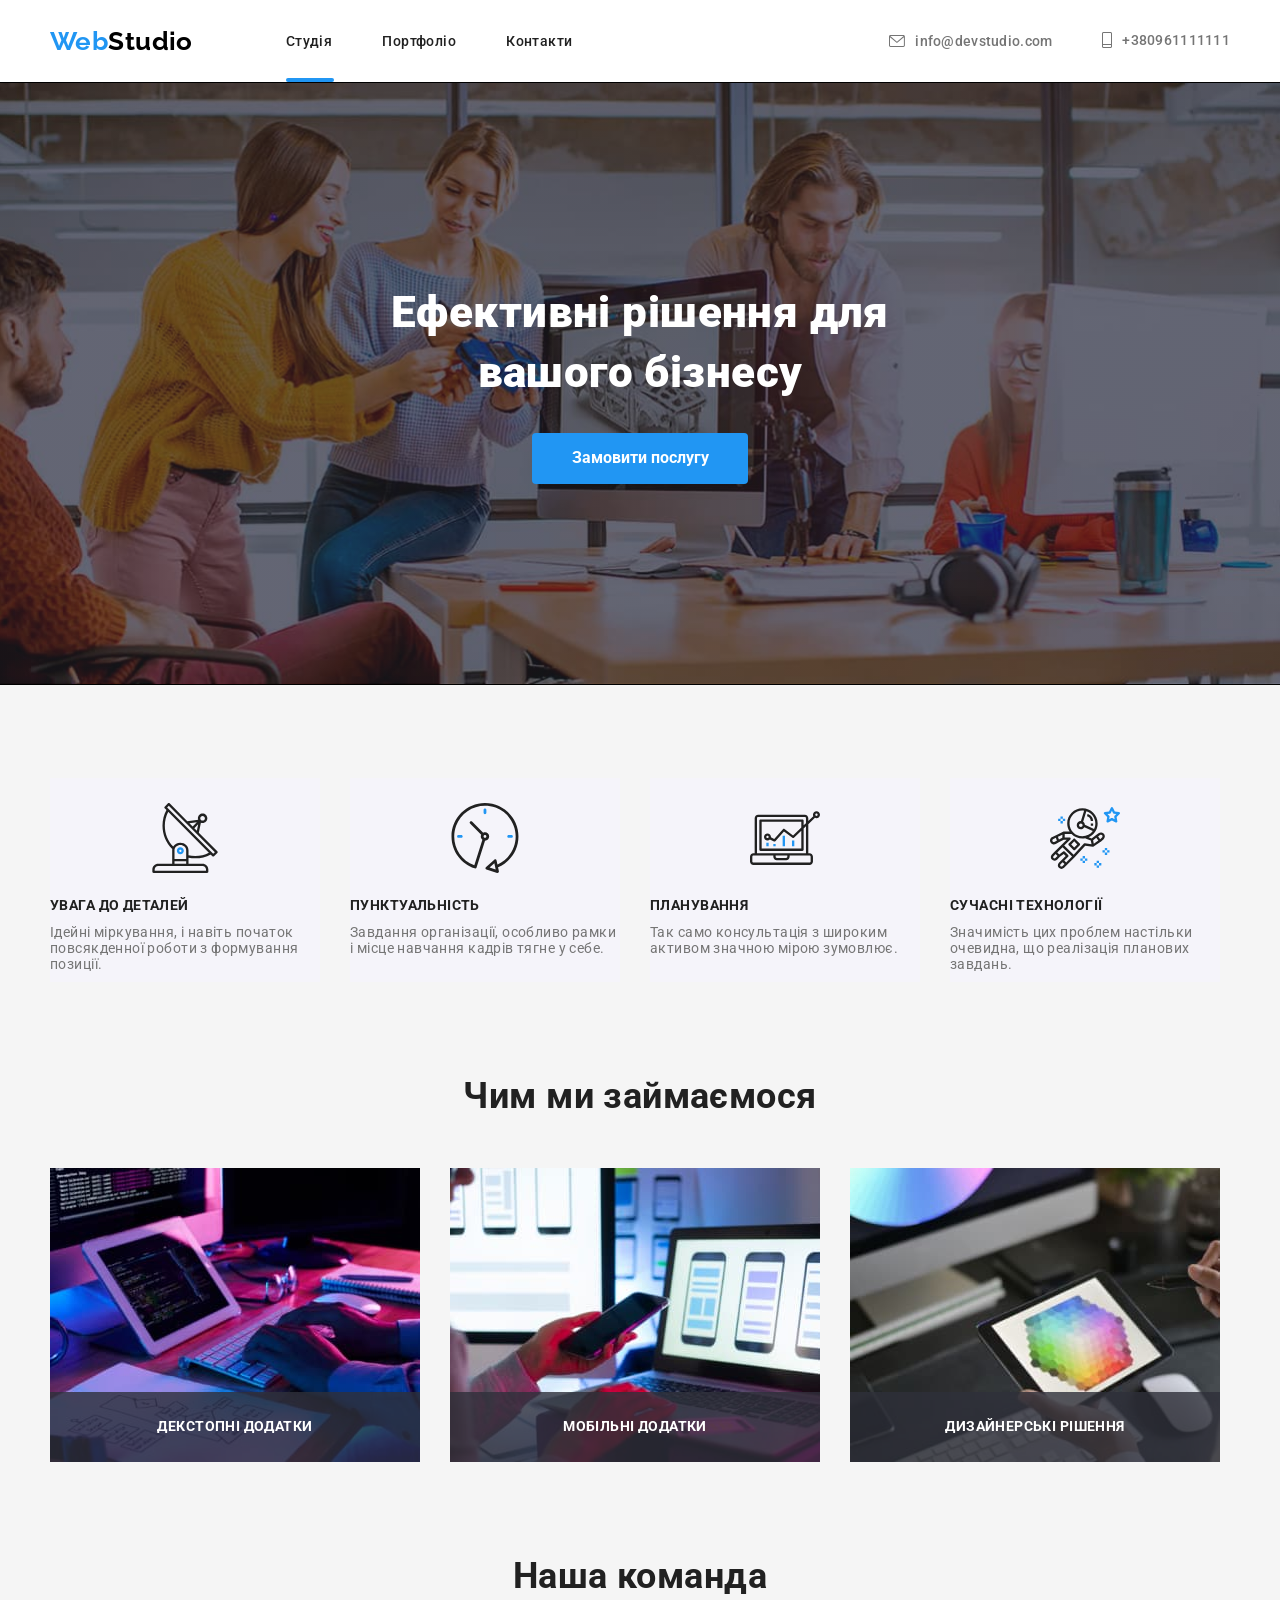
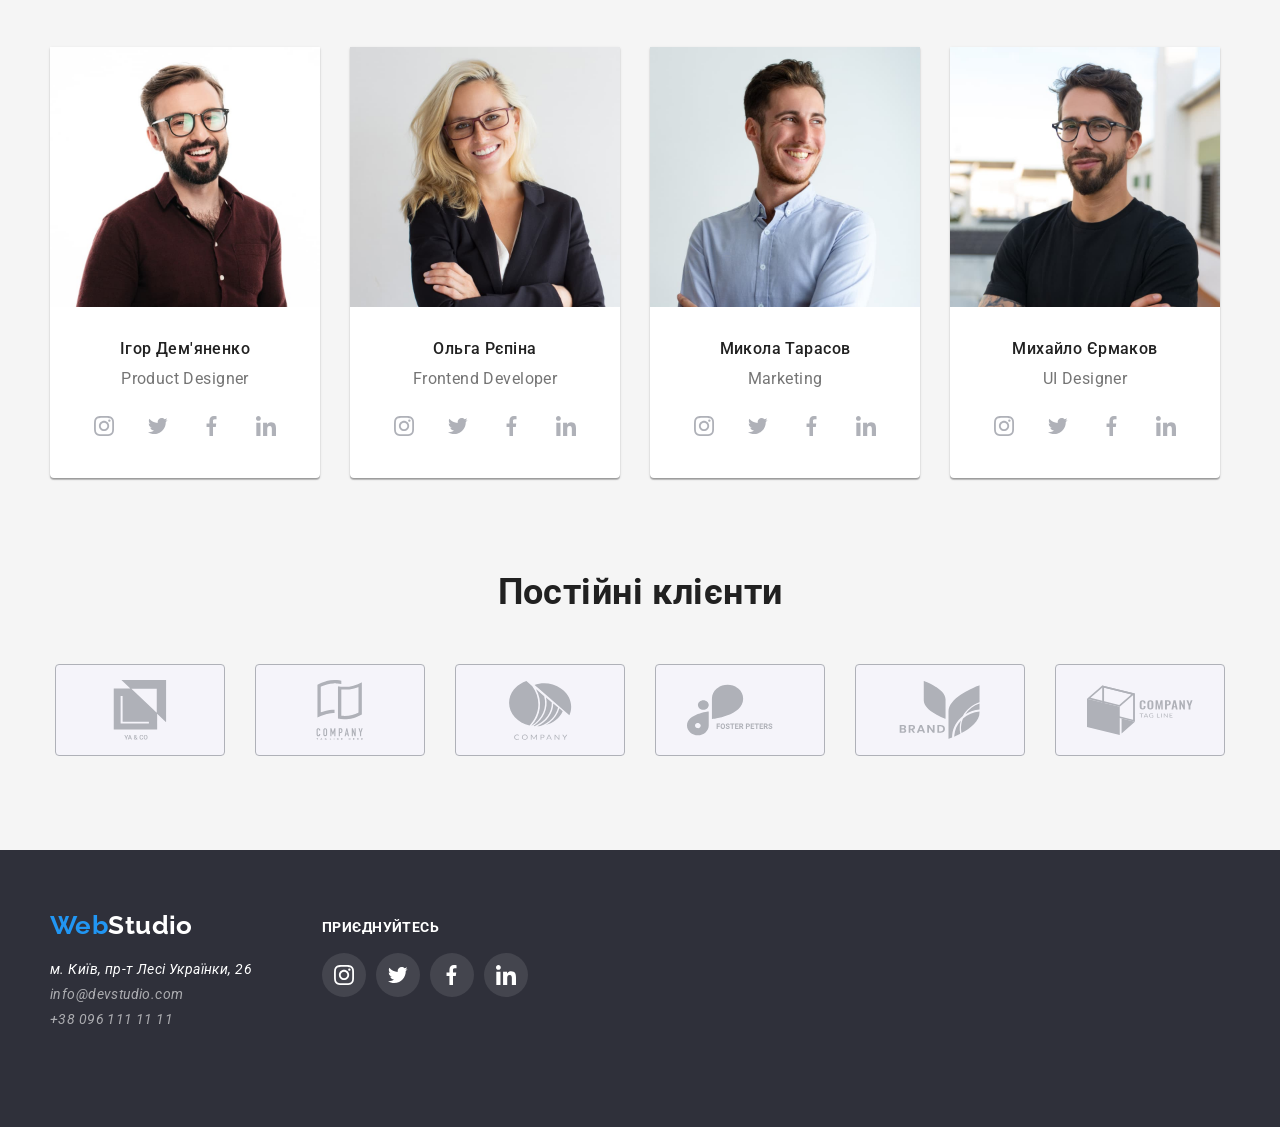
<file: index.html>
<!DOCTYPE html>
<html lang="en">
<head>
    <meta charset="UTF-8">
    <meta http-equiv="X-UA-Compatible" content="IE=edge">
    <meta name="viewport" content="width=device-width, initial-scale=1.0">
    <title>HW-05</title>
    <link rel="preconnect" href="https://fonts.googleapis.com">
    <link rel="preconnect" href="https://fonts.gstatic.com" crossorigin>
    <link href="https://fonts.googleapis.com/css2?family=Raleway:wght@700&family=Roboto:wght@400;500;700;900&display=swap" 
      rel="stylesheet">
      <link rel="stylesheet" href="https://cdnjs.cloudflare.com/ajax/libs/modern-normalize/1.1.0/modern-normalize.min.css">
        <link rel="stylesheet" href="./css/styles.css">
</head>
<body>
    <!--шапка сторінки-->
    <header class="page-header">
        <div class="container page-header">
        <nav class="main-nav">
            <!--logo--> 

            <p class="logo-top">
                <a class="logo-header" href="./index.html">Web</a>
                <a class="accent-black" href="./index.html">Studio</a>
                <!-- <span class="logo-header">Web</span>
                <span class="accent-black">Studio</span> -->
            </p>

        <!--navigation-->

        <ul class="site-nav list">
            <li class="item">
                <a href="./index.html" class="activ link">Студія</a>
            </li>
            <li class="item"><a href="./portfolio.html" class="link">Портфоліо</a></li>
            <li class="item"><a href="./contacts.html" class="link">Контакти</a></li>
        </ul>
    </nav>

        <ul class="auth-nav list">
            <li class="item">
                <a href="mailto:info@devstudio.com" class="auth-link ">
                    <svg width="16" height="12" class="team-mail-icon">
                        <use href="./images/HW-4/icon/sprite.svg#icon-mail"></use>
                    </svg>
                    info@devstudio.com</a>
            </li>

            <li class="item">
                <a href="tel:+380961111111" class="tel-nav-link">
                    <svg width="10" height="16" class="team-phone-icon">
                        <use href="./images/HW-4/icon/sprite.svg#icon-phone"></use>
                    </svg>
                    +380961111111</a>
            </li>
        </ul>
    </div>
    </header>

   <main>

    <!--heroes-->

    <section class="hero">
        <h1 class="hero-title">Ефективні рішення для <br> вашого бізнесу</h1>

        <button class="hero-btn" data-modal-open >Замовити послугу</button>
    </section>
    
    <!--Features-->
    <section class="section">
        <div class="container">
        <h2  class="visually-hidden section-title">Навики компанії</h2>
        <ul class="feature-list">
            <li class="feature-element">
                <div class="team-skills">
                    <svg width="70" height="70" class="team-antena-icon">
                        <use href="./images/HW-4/icon/sprite.svg#icon-antenna"></use>
                    </svg>
                </div>
                <h3 class="title">УВАГА ДО ДЕТАЛЕЙ</h3>
                <p>Ідейні міркування, і навіть початок повсякденної роботи з формування позиції.</p>
            </li>

            <li class="feature-element ">
                <div class="team-skills">
                    <svg width="70" height="70" class="team-antena-icon">
                        <use href="./images/HW-4/icon/sprite.svg#icon-clock"></use>
                    </svg>
                </div>
                <h3 class="title">ПУНКТУАЛЬНІСТЬ</h3>
                <p>Завдання організації, особливо рамки і місце навчання кадрів тягне у себе.</p>
            </li>

            <li class="feature-element">
                <div class="team-skills">
                    <svg width="70" height="70" class="team-antena-icon">
                        <use href="./images/HW-4/icon/sprite.svg#icon-diagram"></use>
                    </svg>
                </div>
                <h3 class="title">ПЛАНУВАННЯ</h3>
                <p>Так само консультація з широким активом значною мірою зумовлює.</p>
            </li>

            <li class="feature-element">
                <div class="team-skills">
                    <svg width="70" height="70" class="team-antena-icon">
                        <use href="./images/HW-4/icon/sprite.svg#icon-astronaut"></use>
                    </svg>
                </div>
                <h3 class="title">СУЧАСНІ ТЕХНОЛОГІЇ</h3>
                <p >Значимість цих проблем настільки очевидна, що реалізація планових завдань.</p>
            </li>
        </ul>
    </div>
    </section>

    <!--Work-->

    <section class="section about">
        <div class="container">
        <h2 class="section-title">Чим ми займаємося</h2>
        <ul class="flex-work">
            <li class="work-element">
                <div class="work-thumb">
                <img src="./images/HW-1/pk.jpg" alt="компютер" 
                width="370" height="294">
                <p class="work-position">ДЕКСТОПНІ ДОДАТКИ</p>
            </div>
            </li>

            <li class="work-element">
                <div class="work-thumb">
                <img src="./images/HW-1/phone.jpg" alt="телефон" 
                width="370">
                <p class="work-position">Мобільні додатки</p>
            </div>
            </li>
            <li class="work-element">
                <div class="work-thumb">
                <img src="./images/HW-1/lpad.jpg" alt="планшет" 
                width="370">
                <p class="work-position">Дизайнерські рішення</p>
            </div>
            </li>
        </ul>
    </div>
    </section>
    
    <!------Comand------>

    <section class="section">
        <div class="container">
        <h2 class="section-title">Наша команда</h2>
        <ul class="comand-list">
            <li class="page-element ">
                <img src="./images/HW-1/igordemjanenko.jpg" alt="Ігор Демяненко"
                width="270">
                    <h3 class="link-card-heading">Ігор Дем'яненко</h3>
                    <p class="text-card">Product Designer</p>
                     <ul class="team-soc-list list">
                        <li class="team-soc-item">
                            <a href="#" class="team-soc-link">
                                <svg width="20" height="20" class="team-soc-icon">
                                    <use href="./images/HW-4/icon/sprite.svg#icon-instagram"></use>
                                </svg>
                            </a>
                        </li>
                        <li class="team-soc-item">
                            <a href="#" class="team-soc-link">
                                <svg width="20" height="20" class="team-soc-icon">
                                    <use href="./images/HW-4/icon/sprite.svg#icon-twitter"></use>
                                </svg>
                            </a>
                        </li>
                        <li class="team-soc-item">
                            <a href="#" class="team-soc-link">
                                <svg width="20" height="20" class="team-soc-icon">
                                    <use href="./images/HW-4/icon/sprite.svg#icon-facebook"></use>
                                </svg>
                            </a>
                        </li>
                        <li class="team-soc-item">
                            <a href="#" class="team-soc-link">
                                <svg width="20" height="20" class="team-soc-icon">
                                    <use href="./images/HW-4/icon/sprite.svg#icon-linkedin"></use>
                                </svg>
                            </a>
                        </li>
                        </ul>
            </li>
    
            <li class="page-element">
                <img src="./images/HW-1/olharepina.jpg" alt="Ольга Рєпіна"
                width="270">

                <div class="card-info">
                    <h3 class="link-card-heading">Ольга Рєпіна</h3>
                    <p class="text-card">Frontend Developer</p>
                </div>
                <ul class="team-soc-list list">
                    <li class="team-soc-item">
                        <a href="#" class="team-soc-link">
                            <svg width="20" height="20" class="team-soc-icon">
                                <use href="./images/HW-4/icon/sprite.svg#icon-instagram"></use>
                            </svg>
                        </a>
                    </li>
                    <li class="team-soc-item">
                        <a href="#" class="team-soc-link">
                            <svg width="20" height="20" class="team-soc-icon">
                                <use href="./images/HW-4/icon/sprite.svg#icon-twitter"></use>
                            </svg>
                        </a>
                    </li>
                    <li class="team-soc-item">
                        <a href="#" class="team-soc-link">
                            <svg width="20" height="20" class="team-soc-icon">
                                <use href="./images/HW-4/icon/sprite.svg#icon-facebook"></use>
                            </svg>
                        </a>
                    </li>
                    <li class="team-soc-item">
                        <a href="#" class="team-soc-link">
                            <svg width="20" height="20" class="team-soc-icon">
                                <use href="./images/HW-4/icon/sprite.svg#icon-linkedin"></use>
                            </svg>
                        </a>
                    </li>
                    </ul>
            </li>
    
            <li class="page-element">
                <img src="./images/HW-1/mykolatarasow.jpg" alt="Микола Тарасов"
                width="270">

                <div class="card-info">
                    <h3 class="link-card-heading">Микола Тарасов</h3>
                    <p class="text-card">Marketing</p>
                    <ul class="team-soc-list list">
                        <li class="team-soc-item">
                            <a href="#" class="team-soc-link">
                                <svg width="20" height="20" class="team-soc-icon">
                                    <use href="./images/HW-4/icon/sprite.svg#icon-instagram"></use>
                                </svg>
                            </a>
                        </li>
                        <li class="team-soc-item">
                            <a href="#" class="team-soc-link">
                                <svg width="20" height="20" class="team-soc-icon">
                                    <use href="./images/HW-4/icon/sprite.svg#icon-twitter"></use>
                                </svg>
                            </a>
                        </li>
                        <li class="team-soc-item">
                            <a href="#" class="team-soc-link">
                                <svg width="20" height="20" class="team-soc-icon">
                                    <use href="./images/HW-4/icon/sprite.svg#icon-facebook"></use>
                                </svg>
                            </a>
                        </li>
                        <li class="team-soc-item">
                            <a href="#" class="team-soc-link">
                                <svg width="20" height="20" class="team-soc-icon">
                                    <use href="./images/HW-4/icon/sprite.svg#icon-linkedin"></use>
                                </svg>
                            </a>
                        </li>
                        </ul>
                </div>
                
            </li>
    
            <li class="page-element">
                <img src="./images/HW-1/mychajlojermakov.jpg" alt="Михайло Єрмаков"
                width="270">

                <div class="card-info">
                    <h3 class="link-card-heading">Михайло Єрмаков</h3>
                    <p class="text-card">UI Designer</p>
                    <ul class="team-soc-list list">
                        <li class="team-soc-item">
                            <a href="#" class="team-soc-link">
                                <svg width="20" height="20" class="team-soc-icon">
                                    <use href="./images/HW-4/icon/sprite.svg#icon-instagram"></use>
                                </svg>
                            </a>
                        </li>
                        <li class="team-soc-item">
                            <a href="#" class="team-soc-link">
                                <svg width="20" height="20" class="team-soc-icon">
                                    <use href="./images/HW-4/icon/sprite.svg#icon-twitter"></use>
                                </svg>
                            </a>
                        </li>
                        <li class="team-soc-item">
                            <a href="#" class="team-soc-link">
                                <svg width="20" height="20" class="team-soc-icon">
                                    <use href="./images/HW-4/icon/sprite.svg#icon-facebook"></use>
                                </svg>
                            </a>
                        </li>
                        <li class="team-soc-item">
                            <a href="#" class="team-soc-link">
                                <svg width="20" height="20" class="team-soc-icon">
                                    <use href="./images/HW-4/icon/sprite.svg#icon-linkedin"></use>
                                </svg>
                            </a>
                        </li>
                        </ul>
                </div>
                
            </li>
        </ul>
    </div>
    </section>

    <!-- Client base -->

    <section class="section">
        <div class="container">
        <h2 class="section-title">Постійні клієнти</h2>
        <ul class="client-list">
            <li class="client-element">
                <a href="#" class="client-element-link">
                    <svg width="106" height="60" class="client-link">
                    <use href="./images/HW-4/icon/sprite.svg#icon-Union"></use>
                </svg>
            </a>
            </li>

            <li class="client-element">
                <a href="#" class="client-element-link">
                    <svg width="106" height="60" class="client-link">
                    <use href="./images/HW-4/icon/sprite.svg#icon-group"></use>
                </svg>
            </a>
            </li>
            <li class="client-element">
                <a href="#" class="client-element-link">
                    <svg width="106" height="60" class="client-link">
                    <use href="./images/HW-4/icon/sprite.svg#icon-Object"></use>
                </svg>
            </a>
            </li>
            <li class="client-element">
                <a href="#" class="client-element-link">
                    <svg width="106" height="60" class="client-link">
                    <use href="./images/HW-4/icon/sprite.svg#icon-foster-peters"></use>
                </svg>
            </a>
            </li>
            <li class="client-element">
                <a href="#" class="client-element-link">
                    <svg width="106" height="60" class="client-link">
                    <use href="./images/HW-4/icon/sprite.svg#icon-brand"></use>
                </svg>
            </a>
            </li>
            <li class="client-element">
                <a href="#" class="client-element-link">
                    <svg width="106" height="60" class="client-link">
                    <use href="./images/HW-4/icon/sprite.svg#icon-company-tag-line"></use>
                </svg>
            </a>
            </li>
        </ul>
    </div>
    </section>
    <!-- Modal window -->
    <div class="backdrop is-hidden" data-modal>
        <div class="modal">
          <button class="close-button" data-modal-close>
            <svg class="close-button-icon" width="18" height="18">
              <use href="./images/HW-5-icon/symbol-defs.svg#icon-close-black-icon"></use>
            </svg>
          </button>
        </div>
      </div>
   </main>
    <!--Contacts footer-->
    <footer class="page-footer">
        <div class="container section-wrap">
            <section  class="adress-footer-list">
                <p class="logo-bottom">
                    <a class="logo-footer" href="./index.html">Web</a>
                    <a class="accent-white" href="./index.html">Studio</a>
                </p>
                <address>
                    <p class="contact-footer">м. Київ, пр-т Лесі Українки, 26</p>
                    <ul class="adress-list">
                    <li><a href="mailto:info@devstudio.com" class="link">info@devstudio.com</a></li>
                    <li><a href="tel:+380961111111" class="link">+38 096 111 11 11</a></li>
                    </ul>
                </address>
            </section>
    
            <section class="soc-item-footer">
                <h2 class="add-soc-link">ПРИЄДНУЙТЕСЬ</h2>
            <ul class="team-soc-list list">
                <li class="team-soc-item">
                    <a href="#" class="team-soc-footer">
                        <svg width="20" height="20" class="team-soc-icon">
                            <use href="./images/HW-4/icon/sprite.svg#icon-instagram"></use>
                        </svg>
                    </a>
                </li>
                <li class="team-soc-item">
                    <a href="#" class="team-soc-footer">
                        <svg width="20" height="20" class="team-soc-icon">
                            <use href="./images/HW-4/icon/sprite.svg#icon-twitter"></use>
                        </svg>
                    </a>
                </li>
                <li class="team-soc-item">
                    <a href="#" class="team-soc-footer">
                        <svg width="20" height="20" class="team-soc-icon">
                            <use href="./images/HW-4/icon/sprite.svg#icon-facebook"></use>
                        </svg>
                    </a>
                </li>
                <li class="team-soc-item">
                    <a href="#" class="team-soc-footer">
                        <svg width="20" height="20" class="team-soc-icon">
                            <use href="./images/HW-4/icon/sprite.svg#icon-linkedin"></use>
                        </svg>
                    </a>
                </li>
                </ul>
            </section>
        </div>
    </footer>

    <script src="./js/modal.js"></script>
</body>
</html>
</file>
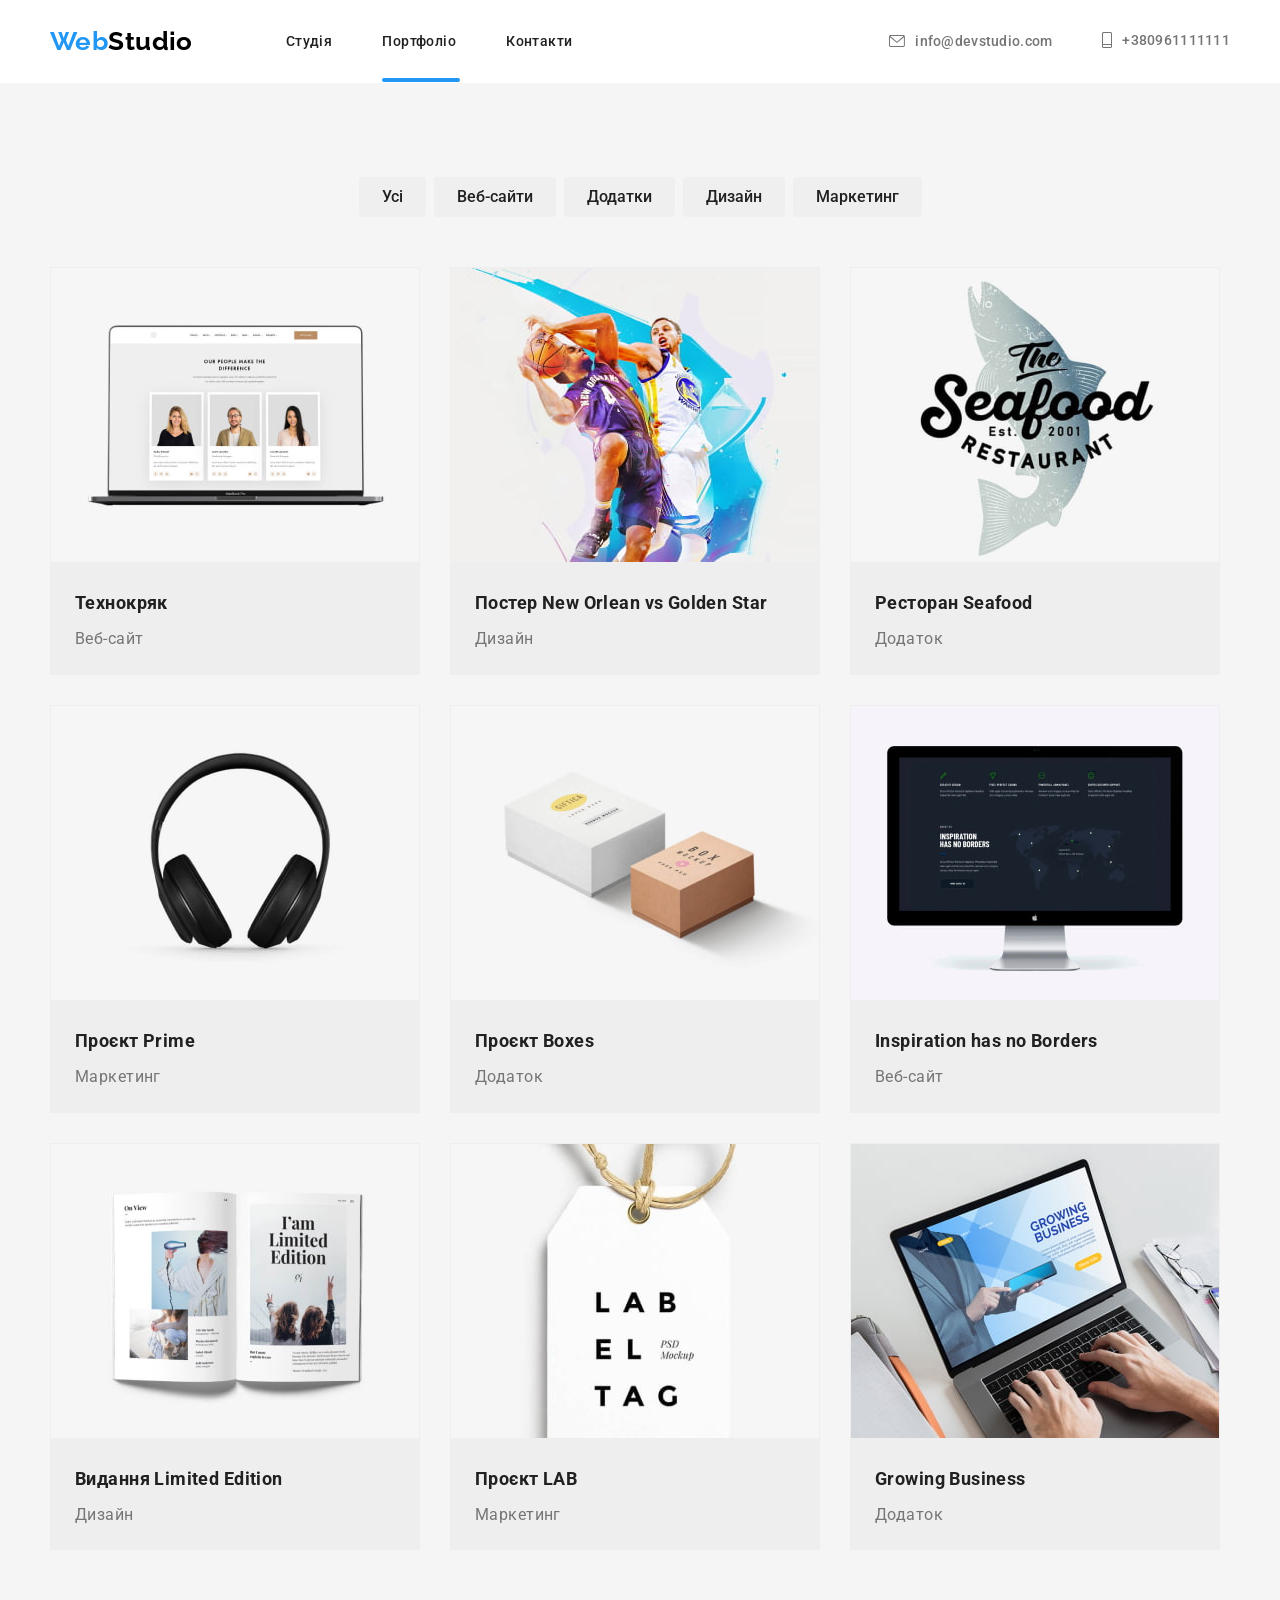
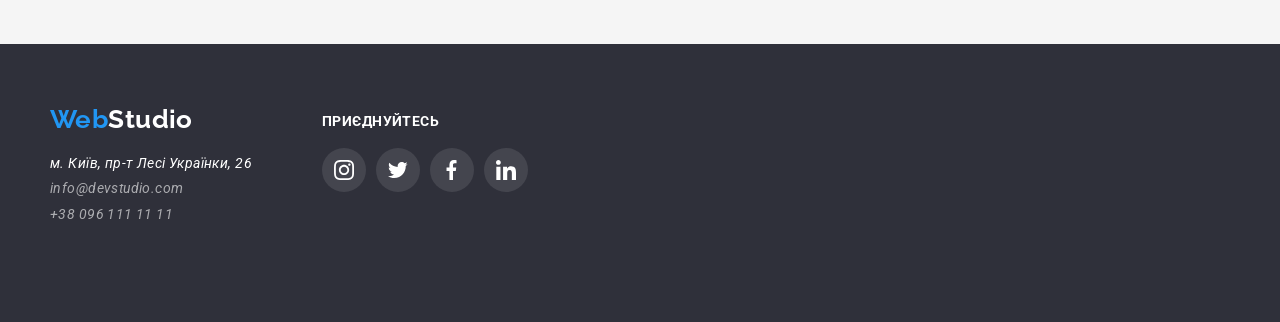
<file: portfolio.html>
<!DOCTYPE html>
<html lang="en">
<head>
    <meta charset="UTF-8">
    <meta http-equiv="X-UA-Compatible" content="IE=edge">
    <meta name="viewport" content="width=device-width, initial-scale=1.0">
    <title>Document</title>
    <link rel="preconnect" href="https://fonts.googleapis.com">
    <link rel="preconnect" href="https://fonts.gstatic.com" crossorigin>
    <link href="https://fonts.googleapis.com/css2?family=Raleway:wght@700&family=Roboto:wght@400;500;700;900&display=swap" 
      rel="stylesheet">
    <link rel="stylesheet" href="https://cdnjs.cloudflare.com/ajax/libs/modern-normalize/1.1.0/modern-normalize.min.css">
    
    <link rel="stylesheet" href="./css/portfolio.css">
</head>
<body>
    <!--шапка сторінки-->
    <header class="page-header">
        <div class="container page-header">
            <nav class="main-nav">
                <!--logo--> 
    
                <p class="logo-top">
                    <a class="logo-header" href="./index.html">Web</a>
                    <a class="accent-black" href="./index.html">Studio</a>
                    <!-- <span class="logo-header">Web</span>
                    <span class="accent-black">Studio</span> -->
                </p>
    
            <!--navigation-->
    
            <ul class="site-nav list">
                <li class="item"><a href="./index.html" class="link">Студія</a></li>
                <li class="item"><a href="./portfolio.html" class="activ link">Портфоліо</a></li>
                <li class="item"><a href="./contacts.html" class="link">Контакти</a></li>
            </ul>
        </nav>
    
        <ul class="auth-nav list">
            <li class="item">
                <a href="mailto:info@devstudio.com" class="auth-link ">
                    <svg width="16" height="12" class="team-mail-icon">
                        <use href="./images/HW-4/icon/sprite.svg#icon-mail"></use>
                    </svg>
                    info@devstudio.com</a>
            </li>

            <li class="item">
                <a href="tel:+380961111111" class="tel-nav-link">
                    <svg width="10" height="16" class="team-phone-icon">
                        <use href="./images/HW-4/icon/sprite.svg#icon-phone"></use>
                    </svg>
                    +380961111111</a>
            </li>
        </ul>
        </div>
    </header>
    <main>
        <section class="section">
            <div class="container">
            <h1 class="visually-hidden section-title">Контент сторінки portfolio</h1>
         <ul class="button-nav list">
            <li class="button-item item">
                <button type="button" class="button-link">Усі</button>
            </li>
            <li class="button-item item">
                <button type="button-link" class="button-link">Веб-сайти</button>
            </li>
            <li class="button-item item">
                <button type="button-link" class="button-link">Додатки</button>
            </li>
            <li class="button-item item">
                <button type="button-link" class="button-link">Дизайн</button>
            </li>
            <li class="button-item item">
                <button type="button-link" class="button-link">Маркетинг</button>
            </li>
         </ul>
        <ul class="flex-container">
            <li class="flex-element">
                <a href="/" class="flex-link-thumb">
                <div class="porfolio-thumb">
                <img src="./images/HW-2/технокряк.jpg" alt="технокряк"
                width="370">
                <div class="overlay-text">
                Ресурс пропонує комплексні пропозиції з різним рівнем 
                функціоналу та сервісів. Все це дозволить відвідувачу 
                отримати вичерпні відомості про компанію чи приватну 
                особу.</div>
             </div>
                <div class="card-content">
                    <h2 class="title-card-heading">Технокряк</h2>
                    <p class="card-text">Веб-сайт</p>
                </div>
            </a>
            </li>

            <li class="flex-element">
                <a href="/" class="flex-link-thumb">
                    <div class="porfolio-thumb">
                <img src="./images/HW-2/orlean.jpg" alt="orlean"
                width="370">
                <div class="overlay-text">
                Ресурс пропонує комплексні пропозиції з різним рівнем 
                функціоналу та сервісів. Все це дозволить відвідувачу 
                отримати вичерпні відомості про компанію чи приватну 
                особу.</div>
                 </div>
                <div class="card-content">
                    <h2 class="title-card-heading">Постер New Orlean vs Golden Star</h2>
                    <p class="card-text">Дизайн</p>
                </div>
            </a>
            </li>

            <li class="flex-element">
              <a href="/" class="flex-link-thumb">               
                <div class="porfolio-thumb">
                <img src="./images/HW-2/restoran.jpg" alt="restoran"
                width="370">
                <div class="overlay-text">
                Ресурс пропонує комплексні пропозиції з різним рівнем 
                функціоналу та сервісів. Все це дозволить відвідувачу 
                отримати вичерпні відомості про компанію чи приватну
                 особу.</div>                
            </div>
                <div class="card-content"> 
                    <h2 class="title-card-heading">Ресторан Seafood</h2>
                    <p class="card-text">Додаток</p>
                </div>
            </a>
            </li>

            <li class="flex-element">
               <a href="/" class="flex-link-thumb">             
                <div class="porfolio-thumb">
                <img src="./images/HW-2/prime.jpg" alt="prime"
                width="370">
                <div class="overlay-text">
                Ресурс пропонує комплексні пропозиції з різним рівнем 
                функціоналу та сервісів. Все це дозволить відвідувачу 
                отримати вичерпні відомості про компанію чи приватну 
                особу.</div>                
            </div>
                <div class="card-content">
                    <h2 class="title-card-heading">Проєкт Prime</h2>
                    <p class="card-text">Маркетинг</p>
                </div>
            </a>
            </li>

            <li class="flex-element">
               <a href="/" class="flex-link-thumb">               
                <div class="porfolio-thumb">
                <img src="./images/HW-2/boxes.jpg" alt="boxes"
                width="370">
                <div class="overlay-text">
             Ресурс пропонує комплексні пропозиції з різним рівнем 
             функціоналу та сервісів. Все це дозволить відвідувачу
              отримати вичерпні відомості про компанію чи приватну
               особу.</div>                
            </div>
                <div class="card-content">
                    <h2 class="title-card-heading">Проєкт Boxes</h2>
                    <p class="card-text">Додаток</p>
                </div>
            </a>
            </li>

            <li class="flex-element">
               <a href="/" class="flex-link-thumb">              
                <div class="porfolio-thumb">
                <img src="./images/HW-2/inspiration.jpg" alt="inspiration"
                width="370">
                <div class="overlay-text">
                 Ресурс пропонує комплексні пропозиції з різним рівнем 
                 функціоналу та сервісів. Все це дозволить відвідувачу 
                 отримати вичерпні відомості про компанію чи приватну 
                 особу.</div>                
            </div>
                <div class="card-content">
                    <h2 class="title-card-heading"">Inspiration has no Borders</h2>
                    <p class="card-text">Веб-сайт</p>
                </div>
            </a>
            </li>

            <li class="flex-element">
              <a href="/" class="flex-link-thumb">              
                <div class="porfolio-thumb">
                <img src="./images/HW-2/limited.jpg" alt="limited"
                width="370">
                <div class="overlay-text">
                Ресурс пропонує комплексні пропозиції з різним рівнем 
                функціоналу та сервісів. Все це дозволить відвідувачу 
                отримати вичерпні відомості про компанію чи приватну
                 особу.</div>                
            </div>
                <div class="card-content">
                    <h2 class="title-card-heading">Видання Limited Edition</h2>
                    <p class="card-text">Дизайн</p>
                </div>
            </a>
            </li>

            <li class="flex-element">
               <a href="/" class="flex-link-thumb">              
                <div class="porfolio-thumb">
                <img src="./images/HW-2/lab.jpg" alt="lab"
                width="370">
                <div class="overlay-text">
                 Ресурс пропонує комплексні пропозиції з різним рівнем 
                 функціоналу та сервісів. Все це дозволить відвідувачу 
                 отримати вичерпні відомості про компанію чи приватну 
                 особу.</div>                
            </div>
                <div class="card-content">
                    <h2 class="title-card-heading">Проєкт LAB</h2>
                    <p class="card-text">Маркетинг</p>
                </div>
            </a>
            </li>

            <li class="flex-element">
               <a href="/" class="flex-link-thumb">               
                <div class="porfolio-thumb">
                <img src="./images/HW-2/growing.jpg" alt="growing"
                width="370">
                <div class="overlay-text">
                Ресурс пропонує комплексні пропозиції з різним 
                рівнем функціоналу та сервісів. Все це дозволить 
                відвідувачу отримати вичерпні відомості про компанію 
                чи приватну особу.</div>                
            </div>
                <div class="card-content">
                    <h2 class="title-card-heading">Growing Business</h2>
                    <p class="card-text">Додаток</p>
                </div>
            </a>
            </li>
        </ul>
    
    </div>
        </section>
    </main>

    <!--Contacts footer-->
    <footer class="page-footer">
        <div class="container section-wrap">
            <section  class="adress-footer-list">
                <p class="logo-bottom">
                    <a class="logo-footer" href="./index.html">Web</a>
                    <a class="accent-white" href="./index.html">Studio</a>
                </p>
                <address>
                    <p class="contact-footer">м. Київ, пр-т Лесі Українки, 26</p>
                    <ul class="adress-list">
                    <li><a href="mailto:info@devstudio.com" class="link">info@devstudio.com</a></li>
                    <li><a href="tel:+380961111111" class="link">+38 096 111 11 11</a></li>
                    </ul>
                </address>
            </section>
    
            <section class="soc-item-footer">
                <h2 class="add-soc-link">ПРИЄДНУЙТЕСЬ</h2>
            <ul class="team-soc-list list">
                <li class="team-soc-item">
                    <a href="#" class="team-soc-footer">
                        <svg width="20" height="20" class="team-soc-icon">
                            <use href="./images/HW-4/icon/sprite.svg#icon-instagram"></use>
                        </svg>
                    </a>
                </li>
                <li class="team-soc-item">
                    <a href="#" class="team-soc-footer">
                        <svg width="20" height="20" class="team-soc-icon">
                            <use href="./images/HW-4/icon/sprite.svg#icon-twitter"></use>
                        </svg>
                    </a>
                </li>
                <li class="team-soc-item">
                    <a href="#" class="team-soc-footer">
                        <svg width="20" height="20" class="team-soc-icon">
                            <use href="./images/HW-4/icon/sprite.svg#icon-facebook"></use>
                        </svg>
                    </a>
                </li>
                <li class="team-soc-item">
                    <a href="#" class="team-soc-footer">
                        <svg width="20" height="20" class="team-soc-icon">
                            <use href="./images/HW-4/icon/sprite.svg#icon-linkedin"></use>
                        </svg>
                    </a>
                </li>
                </ul>
            </section>
        </div>
        
    </footer>
    <script src="./js/modal.js"></script>
</body>
</html>
</file>
<file: css/styles.css>
/*колір головного тексту #212121; */
/*вторинний колір майн, хедер rgba(117, 117, 117, 1);*/
/* вторинний колір футер rgba(255, 255, 255, 0.6); */
/*фоновий білий колір шапка, фото команди #FFFFFF */
/*акцент #2196F3; */
/* фоновий вторинний колір навики,чим ми займаємося #F5F5F5 */
/* фоновий колір наша команда #F5F4FA
   gradient-color-heroes: rgba(47, 48, 58, 0.4); */

:root {
  /* основний колір тексту */
  --primary-text-color: rgba(117, 117, 117, 1);;

  /* колір заголовків */
  --title-text-color: rgba(33, 33, 33, 1);

  /* футер колір адреси */
  --adress-footer-color: rgba(255, 255, 255, 0.6);

  /* футер колір контактів */
  --contact-footer-color:#FFFFFF;

  /* основний фон сторінки */
  --primary-background-color:#F5F5F5;

  /* фон хедера */
  --header-color: rgba(255, 255, 255, 1);

  /* фон наша команда */
 --title-ourtame-color: #F5F4FA;

  /* фон геой */
--title-heroe-color:rgba(47, 48, 58, 1);

  /* колір заголовку герой */
--text-heroe-color:rgba(255, 255, 255, 1);
  /* колір секції футер */

  --footer-color: rgba(47, 48, 58, 1);

  /* акцент, підсвітка */
  --accent-color:rgba(33, 150, 243, 1);

  /* логотип */
  --title-web-color:rgba(33, 150, 243, 1);
  --title-studio-color:rgba(0, 0, 0, 1);

  /* кнопка */
  --title-button-color: #FFFFFF;
  --accen-button-color:rgba(33, 150, 243, 1);
  --bk-color-heroes: rgba(196, 196, 196, 1);
}



body {
  margin: 0;
  background-color: var(--primary-background-color);
  color: var(--primary-text-color);

  font-family: Roboto, sans-serif;
  letter-spacing: 0.03em;
  font-size: 14px;
}

/* утиліти */

.list {
  margin: 0;
  padding: 0;
  list-style: none;
}


ul {
    list-style: none;
}

a {
  text-decoration: none;
  color: inherit;
}

h1,
h2,
h3,
h3,
h4,
h5,
h6,
p,
ul {
margin-top: 0;
margin-bottom: 0;

padding: 0;
}

.page-header {
  background-color: var(--header-color);
  display: flex;
}

.container .page-header {
  display: flex;
}

.container {
  padding-left: 10px;
  padding-right: 10px;
  margin-left: auto;
  margin-right: auto;
  width: 1200px;
  /* outline: 2px solid tomato; */
  }


/*------ Navigation -----*/

.main-nav {
  display: flex;
  align-items: center;
}

/*----- Logo-top ----*/

.logo-top {
  display: flex;
  
}
/*----- Logo header -----*/

.logo-header {
  display: block;
  padding-top: 24px;
  padding-bottom: 25px;

  color: var(--title-web-color);
  font-family: Raleway, sans-serif;
  font-weight: 700;
  font-size: 26px;
  line-height: 1.19;
  text-decoration: none;
}
.accent-black {
  display: block;
  padding-top: 24px;
  padding-bottom: 25px;

  color:var(--title-studio-color);
  font-family: Raleway, sans-serif;
  font-weight: 700;
  font-size: 26px;
  line-height: 1.19;
  text-decoration: none;
}

    /* -----Site nav----- */

.site-nav {
  display: flex;
  margin-left: 93px;
  
}

.site-nav .item +.item {
margin-left: 50px;
}

.site-nav .link {
  display: block;
  padding-top: 32px;
  padding-bottom: 32px;
 

  color: var(--title-text-color);

  font-weight: 500;
  font-size: 14px;
  line-height: 1.14;
  text-decoration: none;
  transition-property: color;
    transition-duration: 250ms;
    transition-timing-function: cubic-bezier(0.4, 0, 0.2, 1);
}

.site-nav .link:hover,
.site-nav .link:focus {
color: var(--accent-color);
}

.item {
  position: relative;
}

.activ {
  color: var(--accent-color);
}

.activ::after {
  content: "";
  position: absolute;
  left: 0;
  bottom: 0;
  width: 48px;
  height: 4px;
  
background: #2196F3;
border-radius: 2px;
  
}



/*----- Auth -----*/

.auth-nav {
  display: flex;
  margin-left: auto;
  align-items: center;
  flex-wrap: wrap;
  padding-top: 32px;
  padding-bottom: 32px;
  /* margin-top: 94px; */
}

.auth-nav .item + .item {
  margin-left: 50px;
}

.auth-link {
  display: inline-flex;
  align-items: center;
  color: var(--primary-text-color);
  font-weight: 500;
  font-size: 14px;
  letter-spacing: 0.02em;
  text-decoration: none;
  justify-content: center;
  transition-property: color;
    transition-duration: 250ms;
    transition-timing-function: cubic-bezier(0.4, 0, 0.2, 1);
}

.auth-link:hover,
.auth-link:focus {
color: var(--accent-color);
}

.team-mail-icon {
  fill:currentColor;
  margin-right: 10px;
}

.tel-nav-link {
  display: inline-flex;
  align-items: center;
  color: var(--primary-text-color);
  font-weight: 500;
  font-size: 14px;
  letter-spacing: 0.02em;
  text-decoration: none;
  justify-content: center;
  transition-property: color;
  transition-duration: 250ms;
  transition-timing-function: cubic-bezier(0.4, 0, 0.2, 1);
}

.tel-nav-link:hover,
.tel-nav-link:focus {
color: var(--accent-color);
}

.team-phone-icon {
  fill:currentColor;
  margin-right: 10px;
}

/* -----Hero----- */

.hero {
  max-width: 1600px;
  min-height: 480px;
  margin-left: auto;
  margin-right: auto;
  outline: 1px solid black;
  background-image: linear-gradient( to right, rgba(47, 48, 58, 0.4), 
  rgba(47, 48, 58, 0.4)),  
  url("../images/HW-4/heroes.jpg");
  background-color: var(--bk-color-heroes);
  background-repeat: no-repeat;
  background-position: center;
  background-size: cover;

  text-align: center; 
  background-color: var(--title-heroe-color);
}

  .hero-title {
    margin-top: 0;
   
    padding-top: 200px;
    padding-bottom: 30px;
    color:var(--text-heroe-color);
    font-weight: 900;
    font-size: 44px;
    line-height: 1.36; 
    
  }

  .hero-btn {
    margin-bottom: 200px;
    font-family: inherit;
    cursor: pointer;
    display: inline-block;
    border: 1px solid transparent;
    border-radius: 4px;
    padding: 10px 32px;
    min-width: 216px;

    color: var(--title-button-color);
    background-color: var(--accen-button-color);
    font-weight: 700;
    font-size: 16px;
    line-height: 1.8;
    text-decoration: none;
    text-align:center ;
    }

    
  

/* Section */
.section {
  padding-top: 0;
  padding-bottom: 94px;
  z-index: 1;
}

.visually-hidden {
  position: absolute;
  width: 1px;
  height: 1px;
  margin: -1px;
  border: 0;
  padding: 0;
  white-space: nowrap;
  clip-path: inset(100%);
  clip: rect(0 0 0 0);
  overflow: hidden;
}

.section-title {
  margin-top: 0;
  margin-bottom: 50px; 
color: var(--title-text-color);
font-weight: 700;
font-size: 36px;
line-height: 1.16;
text-align: center;
}


/*------- Features -------*/
.feature-list {
  display: flex;
  flex-wrap: wrap;
  margin-top: 94px;
}

.feature-element {
  width: 270px;
  margin-right: 30px;
  display: block;
  content: "";
  background-repeat: no-repeat;
  background-position: center;
  background-color: rgba(245, 244, 250, 1);
}

.team-skills {
  display:flex;
  /* width: 270px; */
  height: 120px;
  align-items: center;
  justify-content: center;
  
}

.feature-element:nth-child(4n) {
  margin-right: 0;
}

.feature-list .title {
  margin-top: 0;
  margin-bottom: 10px;
  color: var(--title-text-color);
  font-weight: 700;
  font-size: 14px;
  line-height: 1.14;
}

.feature-list p {
  margin-top: 0;
  margin-bottom: 10px;
}

  /*------ Work -------*/

  .flex-work {
    display: flex;
    flex-wrap: wrap;
    
  }

  .work-element {
    width: 370px;
    margin-right: 30px;
  }

  .work-element:nth-child(3n) {
    margin-right: 0;
  }


.work-thumb {
  position: relative;
}
.work-thumb img {
  display: flex;
  
}


.work-thumb::before {
    position: absolute;
    display: block;
    content: "";
  }


  .work-position {
    display: flex;
    position: absolute;
    bottom: 0;
    width: 370px;
    height: 70px;
    align-items: center;
    justify-content: center;
    font-weight: 700;
    font-size: 14px;
    line-height: 1.14;
    text-align: center;
    letter-spacing: 0.03em;
    text-transform: uppercase;
    color: #FFFFFF;
  background: rgba(47, 48, 58, 0.8);
  }

  

  


/* ---overley to work-thumb ----*/

 

  /*------ Comand------- */

  .comand-list {
    display: flex;
    flex-wrap: wrap;
    text-align: center;
  }

  .page-element {
    width: 270px;
    margin-right: 30px;
    background-color: var(--header-color);
    box-shadow: 0px 1px 3px rgba(0, 0, 0, 0.12), 
    0px 1px 1px rgba(0, 0, 0, 0.14),
     0px 2px 1px rgba(0, 0, 0, 0.2);
    border-radius: 0px 0px 4px 4px;
    transition-property: box-shadow, background-color;
  transition-duration: 250ms;
  transition-timing-function: cubic-bezier(0.4, 0, 0.2, 1);
    
    /* filter: drop-shadow(0px 4px 4px rgba(0, 0, 0, 0.25)); */
  }
  .page-element:hover,
  .page-element:focus {
    filter: drop-shadow(0px 4px 4px rgba(0, 0, 0, 0.25));
  }

  .page-element:nth-child(4n) {
    margin-right: 0;
  }

  /* social button */

  .team-soc-list  {
    display: flex;
    justify-content: center;
    margin-top: 16px;
    margin-bottom: 30px;
  }

  .team-soc-item:not(:last-child) {
    margin-right: 10px;
  }
  
  .team-soc-link {
    display:flex;
    width: 44px;
    height: 44px;
    align-items: center;
    justify-content: center;
    color: #AFB1B8;
    border-radius: 50%;
    background-color: #FFFFFF;
    transition-property: background-color;
    transition-duration: 250ms;
    transition-timing-function: cubic-bezier(0.4, 0, 0.2, 1);
    
  }

  .team-soc-icon {
    fill: currentColor;
    align-items: center;
    justify-content: center;
    
  }

  
  .team-soc-link:hover,
  .team-soc-link:focus {
    background-color: #2196F3;
    color: #FFFFFF;
    
  }


  .link-card-heading {
    margin-bottom: 10px;
    margin-top: 30px;
    color: var(--title-text-color);
    font-weight: 500;
    font-size: 16px;
    line-height: 1.18;
  }
  
  .text-card {
    font-weight: 400;
    font-size: 16px;
    line-height: 1.2;
  }

  /*--- Client base ---*/
  
   .client-list  {
    display: flex;
    justify-content: center;
  }

  .client-link {
    fill: currentColor;
    align-items: center;
    justify-content: center;
  } 

  .client-element-link {
    display:flex;
    width: 170px;
    height: 92px;
    align-items: center;
    justify-content: center;
    color: #AFB1B8;
    border: 1px solid #AFB1B8;
    border-radius: 4px;
    background-color:  rgba(245, 244, 250, 1);
    transition-property: background-color, color, border;
    transition-duration: 250ms;
    transition-timing-function: cubic-bezier(0.4, 0, 0.2, 1);
  }
    
  .client-element:not(:last-child) {
    margin-right: 30px;
  }

  .client-element-link:hover,
  .client-element-link:focus {
    color: #2196F3;
    border: 1px solid #2196F3; 
    border-radius: 4px;
    filter: drop-shadow(0px 4px 4px rgba(0, 0, 0, 0.25));
  }
  
  /* ----MODAL WONDOW----- */

  .backdrop {
    position: fixed;
    /* position: absolute; */
    width: 100%;
    height: 100%;
    left: 0px;
    top: 0px;
    transition: opacity 250ms cubic-bezier(0.4, 0, 0.2, 1);
    background: rgba(0, 0, 0, 0.2);
    }

    .backdrop.is-hidden {
      opacity: 0;
      pointer-events: none;
    }

    .modal {
      position: absolute;
      top: 50%;
      left: 50%;
      transform: translate(-50%, -50%) scale(1);
      width: 528px;
      height: 581px;

      transition: transform 250ms cubic-bezier(0.4, 0, 0.2, 1); ;
      
      background-color: #FFFFFF;
      box-shadow: 0px 1px 3px rgba(0, 0, 0, 0.12),
       0px 1px 1px rgba(0, 0, 0, 0.14), 
       0px 2px 1px rgba(0, 0, 0, 0.2);
      border-radius: 4px;
    } 
    
    .close-button {
      position: absolute;
      cursor: pointer;
      top: 8px;
      right: 8px;
      width: 30px;
      height: 30px;
      display: inline-flex;
      align-items: center;
      justify-content: center;
      border: 1px solid rgba(0, 0, 0, 0.1);
      border-radius: 50%;
      background-color: inherit;
    }
  /*--- Footer--- */

  .page-footer {
    background-color: 
    #2F303A;
  }

  /* -----section-wrap---- */
  .section-wrap {
    display: flex;
  }

  /* ---section adress-footer-list--- */
  .adress-footer-list {
margin-right: 70px;
  }

  /*------ logo footer ----*/

.logo-footer {
  display: block;
  color: var(--title-web-color);
  font-family: Raleway, sans-serif;
  font-weight: 700;
  font-size: 26px;
  line-height: 1.19;
  text-decoration: none;
}
.accent-white {
  display: block;
  color: var(--text-heroe-color);
  font-family: Raleway, sans-serif;
  font-weight: 700;
  font-size: 26px;
  line-height: 1.19;
  text-decoration: none;
}

  /*----- Logo-button----- */

.logo-bottom {
  display: flex;
  padding-top: 60px;
  padding-bottom: 20px;
}

.contact-footer {
 color: var(--contact-footer-color);
 padding-bottom: 9px;
}

  .adress-list .link {
 color: var(--adress-footer-color);
 text-decoration: none;
 font-weight: 400;
 font-size: 14px;
 line-height: 1,4;
 letter-spacing: 0.03em;
  }

  .adress-list {
    padding-bottom: 60px;
  }
  
  .adress-list li {
  margin-top: 0;
  margin-bottom: 9px;
  }

  /* -------footer social button efekct -----*/
  .soc-item-footer {
    margin-top: 72px;
    margin-bottom: 100px;
  }
  .add-soc-link {
    margin-bottom: 20px;
    font-family: Roboto, sans-serif;
    font-weight: 700;
    font-size: 14px;
    line-height: 0.8;
    color: #FFFFFF;
    /* text-align:center ; */
  }
  .team-soc-footer {
    display:flex;
    width: 44px;
    height: 44px;
    align-items: center;
    justify-content: center;
    color: #FFFFFF;
    border-radius: 50%;
    background: rgba(255, 255, 255, 0.1);
    transition-property: background-color;
    transition-duration: 250ms;
    transition-timing-function: cubic-bezier(0.4, 0, 0.2, 1);
  }

  .team-soc-footer:hover,
  .team-soc-footer:focus {
    color: #FFFFFF;
    background-color: #2196F3;
  }
</file>
<file: css/portfolio.css>
:root {
    /* основний колір тексту */
    --primary-text-color: rgba(117, 117, 117, 1);;
  
    /* колір заголовків */
    --title-text-color: rgba(33, 33, 33, 1);
  
    /* футер колір адреси */
    --adress-footer-color: rgba(255, 255, 255, 0.6);
  
    /* футер колір контактів */
    --contact-footer-color:#FFFFFF;
  
    /* основний фон сторінки */
    --primary-background-color:#F5F5F5;
  
    /* фон хедера */
    --header-color: rgba(255, 255, 255, 1);
  
    /* фон наша команда */
   --title-ourtame-color: #F5F4FA;
  
    /* фон геой */
  --title-heroe-color:rgba(47, 48, 58, 1);
  
    /* колір заголовку герой */
  --text-heroe-color:rgba(255, 255, 255, 1);
    /* колір секції футер */
  
    --footer-color: rgba(47, 48, 58, 1);
  
    /* акцент, підсвітка */
    --accent-color:rgba(33, 150, 243, 1);
  
    /* логотип */
    --title-web-color:rgba(33, 150, 243, 1);
    --title-studio-color:rgba(0, 0, 0, 1);
  
    /* кнопка */
    --title-button-color: #FFFFFF;
    --accen-button-color:rgba(33, 150, 243, 1);

    /* колір фону карток портфоліо */
    --border-color-font : rgba(238, 238, 238, 1);
  }
  
  body {
    margin: 0;
    background-color: #F5F5F5;
    color: var(--primary-text-color);
  
    font-family: Roboto, sans-serif;
    letter-spacing: 0.03em;
    font-size: 14px;
  }
  
  /* утиліти */
  
  .list {
    margin: 0;
    padding: 0;
    list-style: none;
  }
  
  
  ul {
      list-style: none;
  }
  
  a {
    text-decoration: none;
    color: inherit;
  }

  h1,
  h2,
  h3,
  h3,
  h4,
  h5,
  h6,
  p,
  ul {
  margin-top: 0;
  margin-bottom: 0;
  padding: 0;
  }
  
  .page-header {
    background-color: var(--header-color);
    display: flex;
    /* padding-bottom: 94px; */
  }
  
  .container .page-header {
    display: flex;
  }
  
  .container {
    padding-left: 10px;
    padding-right: 10px;
    margin-left: auto;
    margin-right: auto;
    width: 1200px;
    /* outline: 2px solid tomato; */
    }
  
  
  /* Navigation */
  
  .main-nav {
    display: flex;
    align-items: center;
  }
  
  /* Logo-top */
  
  .logo-top {
    display: flex;
    
  }
  /* Logo header */
  
  .logo-header {
    display: block;
    padding-top: 24px;
    padding-bottom: 25px;
  
    color: var(--title-web-color);
    font-family: Raleway, sans-serif;
    font-weight: 700;
    font-size: 26px;
    line-height: 1.19;
    text-decoration: none;
  }
  .accent-black {
    display: block;
    padding-top: 24px;
    padding-bottom: 25px;
  
    color:var(--title-studio-color);
    font-family: Raleway, sans-serif;
    font-weight: 700;
    font-size: 26px;
    line-height: 1.19;
    text-decoration: none;
  }
  
      /* Site nav */
  
  .site-nav {
    display: flex;
    margin-left: 93px;
    
  }
  
  .site-nav .item +.item {
  margin-left: 50px;
  }
  
  .site-nav .link {
    display: block;
    padding-top: 32px;
    padding-bottom: 32px;
   
  
    color: var(--title-text-color);
  
    font-weight: 500;
    font-size: 14px;
    line-height: 1.14;
    text-decoration: none;
    transition-property: color;
    transition-duration: 250ms;
    transition-timing-function: cubic-bezier(0.4, 0, 0.2, 1);
  }
  
  .site-nav .link:hover,
  .site-nav .link:focus {
  color: var(--accent-color);
  }
  
  /* .site-nav .link.current {
    color: var(--accent-color);
  } */
  .item {
  position: relative;
}

.activ {
  color: var(--accent-color);
}

.activ::after {
  content: "";
  position: absolute;
  left: 0;
  bottom: 0;
  width: 78px;
  height: 4px;
  
background: #2196F3;
border-radius: 2px;
  
}
  
  /* Auth */

.auth-nav {
  display: flex;
  margin-left: auto;
  align-items: center;
  flex-wrap: wrap;
  padding-top: 32px;
  padding-bottom: 32px;
  /* margin-top: 94px; */
}

.auth-nav .item + .item {
  margin-left: 50px;
}

.auth-link {
  display: inline-flex;
  align-items: center;
  color: var(--primary-text-color);
  font-weight: 500;
  font-size: 14px;
  letter-spacing: 0.02em;
  text-decoration: none;
  justify-content: center;
  transition-property: color;
    transition-duration: 250ms;
    transition-timing-function: cubic-bezier(0.4, 0, 0.2, 1);
}

.auth-link:hover,
.auth-link:focus {
color: var(--accent-color);
}

.team-mail-icon {
  fill:currentColor;
  margin-right: 10px;
}

.tel-nav-link {
  display: inline-flex;
  align-items: center;
  color: var(--primary-text-color);
  font-weight: 500;
  font-size: 14px;
  letter-spacing: 0.02em;
  text-decoration: none;
  justify-content: center;
  transition-property: color;
    transition-duration: 250ms;
    transition-timing-function: cubic-bezier(0.4, 0, 0.2, 1);
}

.tel-nav-link:hover,
.tel-nav-link:focus {
color: var(--accent-color);
}

.team-phone-icon {
  fill:currentColor;
  margin-right: 10px;
}

  /* Section */
  .section {
    margin-top: 0;
    margin-bottom: 94px;
  }

  .visually-hidden {
    position: absolute;
    width: 1px;
    height: 1px;
    margin: -1px;
    border: 0;
    padding: 0;
    white-space: nowrap;
    clip-path: inset(100%);
    clip: rect(0 0 0 0);
    overflow: hidden;
  }

.section-title {
    color: var(--title-text-color);
    font-weight: 700;
    font-size: 36px;
    line-height: 1.16;
    text-align: center;
    }
   
 

  /* Button */

  .button {
    color: var(--title-button-color);
    font-family: inherit;
  }
  
  .button-nav {
    display: flex;
    justify-content: center;
    margin-top: 94px;
    padding-bottom: 50px;
  }
  

  .button-link {
    font-family: inherit;
    cursor: pointer;
    border: 1px solid transparent;
    border-radius: 4px;
    /* box-shadow: 0px 3px 1px rgba(0, 0, 0, 0.1), 0px 1px 2px rgba(0, 0, 0, 0.08), 0px 2px 2px rgba(0, 0, 0, 0.12); */
    display: inline-block;
    padding: 6px 22px;

    color: var(--title-text-color);
    font-family: Roboto, sans-serif;
    font-weight: 500;
    font-size: 16px;
    line-height: 1.6;
    transition-property: color, background-color, box-shadow;
    transition-duration: 250ms;
    transition-timing-function: cubic-bezier(0.4, 0, 0.2, 1);
  }

  .button-nav .item + .item {
    margin-left: 8px;
  }

  .button-link:hover,
  .button-link:focus {
     box-shadow: 0px 3px 1px rgba(0, 0, 0, 0.1), 
     0px 1px 2px rgba(0, 0, 0, 0.08), 
     0px 2px 2px rgba(0, 0, 0, 0.12);
    background-color: var(--accen-button-color);
  color: var(--title-button-color);
  }


    /* -----Portfolio-list------- */
    
    .flex-container {
      cursor: pointer;
      display: flex;
      flex-wrap: wrap;
      /* margin: -15px; */
    }

   .flex-element {
    border: 1px solid #EEEEEE;
    width: 370px;
    /* margin: 15px; */
    margin-right: 30px;
    margin-bottom: 30px;
    background-color: var(--border-color-font);
    /* box-shadow: 0px 1px 3px rgba(0, 0, 0, 0.12), 
    0px 1px 1px rgba(0, 0, 0, 0.14),
     0px 2px 1px rgba(0, 0, 0, 0.2); */
   }

   .flex-element:nth-child(3n) {
    margin-right: 0;
   }

   .flex-element:nth-last-child(-n + 3) {
    margin-bottom: 0;
   }

   .flex-element:hover,
   .flex-element:focus {
    filter: drop-shadow(0px 4px 4px rgba(0, 0, 0, 0.25));
   }
   

   .flex-link-thumb {
    position: relative;
    display: block;

    transition: box-shadow 250ms cubic-bezier(0.4, 0, 0.2, 1);
   }

   .flex-container .porfolio-thumb {
    position: relative;
    overflow: hidden;
   }

   .overlay-text {
    position: absolute;
    top: 0;
    left: 0;
    transform: translateY(100%);
    width: 100%;
    height: 100%;
    padding: 63px 24px;
  
    transition: transform 250ms cubic-bezier(0.4, 0, 0.2, 1);
  
    font-weight: 400;
    font-size: 18px;
    line-height: 1.56;
    letter-spacing: 0.03em;
  
    color: #FFFFFF;
    background-color: rgba(33, 150, 243, 0.8);
  }

  .flex-link-thumb:hover .overlay-text,
  .flex-link-thumb:focus .overlay-text {
    transform: translateY(0);
  }
   
    /* calc((100% -к-кіст марженів в рядку * значення маржена)/кількість елементів у рядку */
      /* width: calc((100% - 60px) / 3);
      margin-right: 30px; */
      /* margin-bottom: 30px; */

   /* варіант 2 */

   /* .flex-element:not(:nth-child(3n)) {
      margin-right: 30px;
    } */

   /* .flex-element:not(:nth-child(-n + 3)) {
    margin-bottom: 30px;
  } */


  /* portfolio list  for h2 pages*/

  .card-content {
    padding-top: 20px;
    padding-bottom: 20px;
    padding-left: 24px;
    padding-right: 24px;

  }

 .title-card-heading {
  margin-bottom: 4px;
  
  color: var(--title-text-color);
  font-weight: 700;
  font-size: 18px;
  line-height: 2;
 } 

 .card-text {
  font-weight: 400;
font-size: 16px;
line-height: 1.8;
 }




     /*--- Footer--- */

  .page-footer {
    background-color: 
    #2F303A;
  }

  /* -----section-wrap---- */
  .section-wrap {
    display: flex;
  }

  /* ---section adress-footer-list--- */
  .adress-footer-list {
margin-right: 70px;
  }

  /*------ logo footer ----*/

.logo-footer {
  display: block;
  color: var(--title-web-color);
  font-family: Raleway, sans-serif;
  font-weight: 700;
  font-size: 26px;
  line-height: 1.19;
  text-decoration: none;
}
.accent-white {
  display: block;
  color: var(--text-heroe-color);
  font-family: Raleway, sans-serif;
  font-weight: 700;
  font-size: 26px;
  line-height: 1.19;
  text-decoration: none;
}

  /*----- Logo-button----- */

.logo-bottom {
  display: flex;
  padding-top: 60px;
  padding-bottom: 20px;
}

.contact-footer {
 color: var(--contact-footer-color);
 padding-bottom: 9px;
}

  .adress-list .link {
 color: var(--adress-footer-color);
 text-decoration: none;
 font-weight: 400;
 font-size: 14px;
 line-height: 1,4;
 letter-spacing: 0.03em;
  }

  .adress-list {
    padding-bottom: 60px;
  }
  
  .adress-list li {
  margin-top: 0;
  margin-bottom: 9px;
  }

  
  
  /* social button */

  .team-soc-list  {
    display: flex;
    justify-content: center;
    margin-top: 16px;
    margin-bottom: 30px;
  }
  .team-soc-item:not(:last-child) {
    margin-right: 10px;
  }
  .team-soc-icon {
    fill: currentColor;
    align-items: center;
    justify-content: center;
  }
/* -------footer social button efekct -----*/
  .soc-item-footer {
    margin-top: 72px;
    margin-bottom: 100px;
  }
  .add-soc-link {
    margin-bottom: 20px;
    font-family: Roboto, sans-serif;
    font-weight: 700;
    font-size: 14px;
    line-height: 0.8;
    color: #FFFFFF;
    /* text-align:center ; */
  }
  .team-soc-footer {
    display:flex;
    width: 44px;
    height: 44px;
    align-items: center;
    justify-content: center;
    color: #FFFFFF;
    border-radius: 50%;
    background: rgba(255, 255, 255, 0.1);
    transition-property: background-color;
    transition-duration: 250ms;
    transition-timing-function: cubic-bezier(0.4, 0, 0.2, 1);
  }

  .team-soc-footer:hover,
  .team-soc-footer:focus {
    color: #FFFFFF;
    background-color: #2196F3;
  }
</file>
